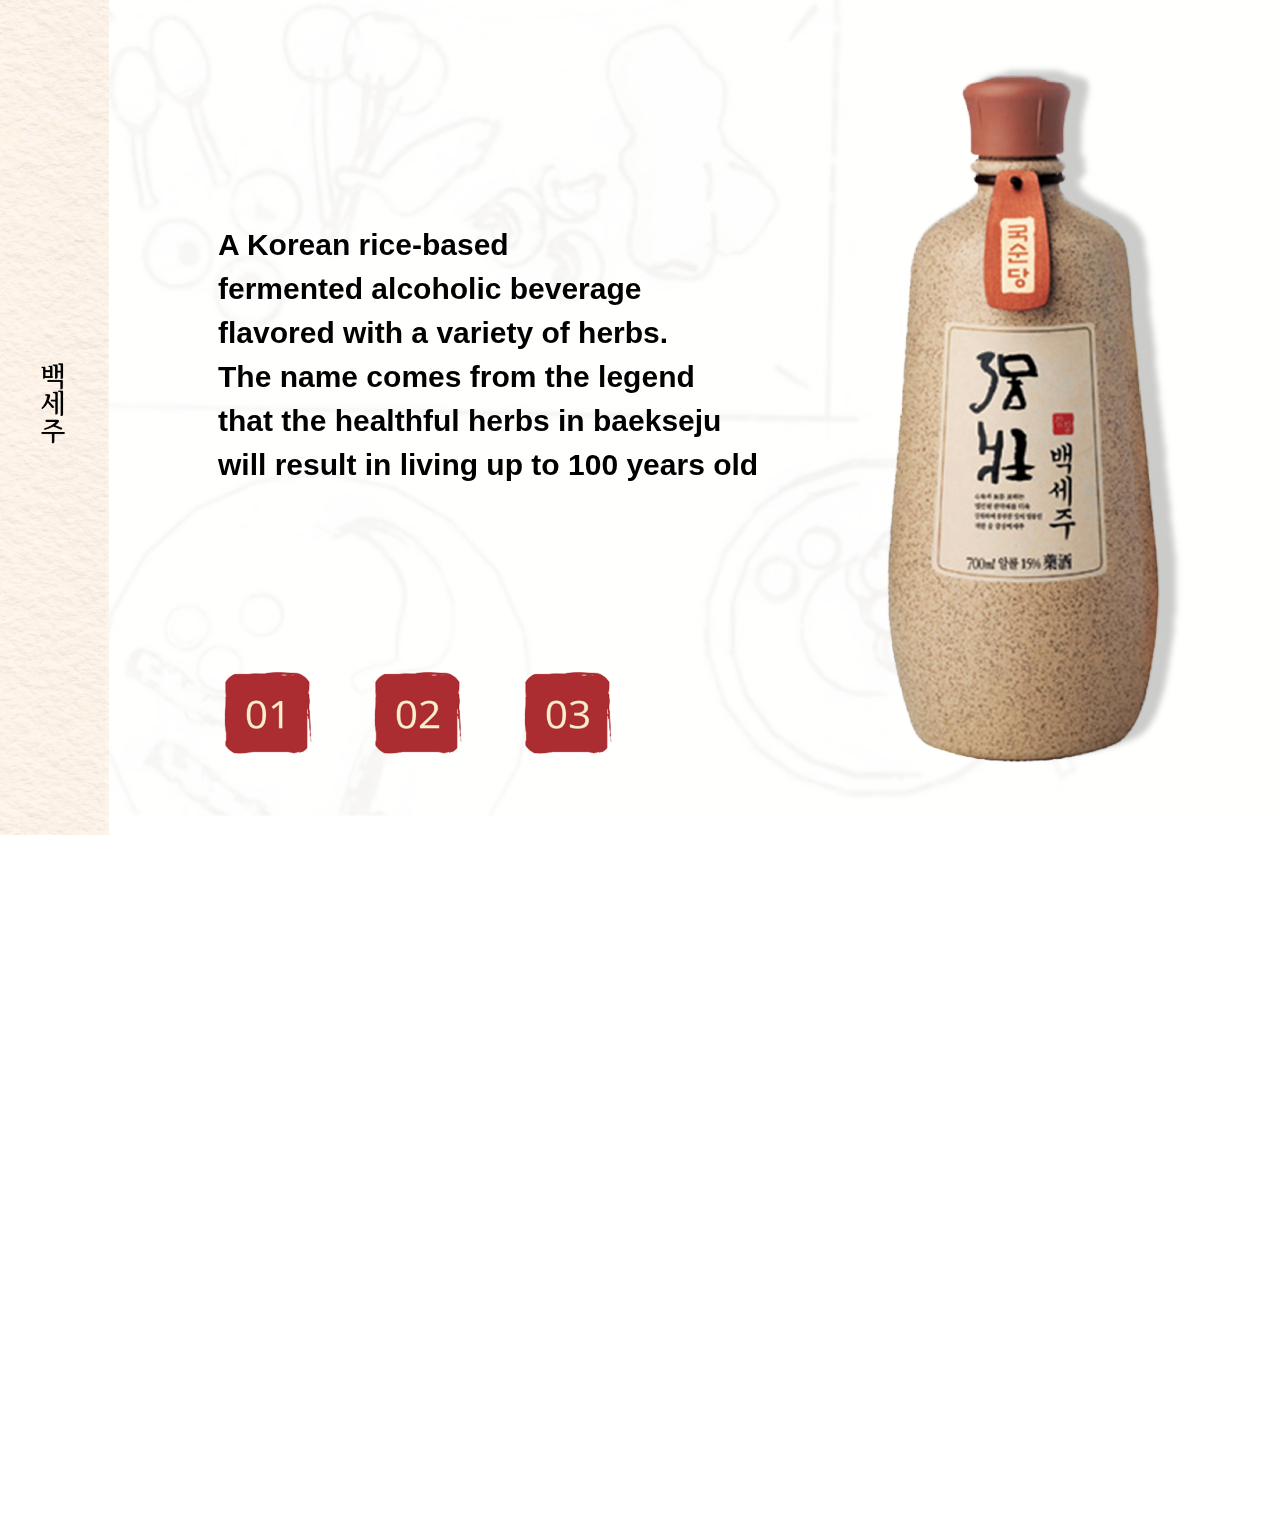
<file: index.html>
<!DOCTYPE html>
<html>
<head>
	<title>Object Poster</title>
		<link rel="stylesheet" href="assets/main.css">
		<link rel="icon" href="assets/imgs/favicon.png" type="image/x-icon"/>
</head>


<body>
	<div class="sidebar">
	<img src="assets/imgs/sidebar.png" alt="sidebar" style="width: 780px; height: 900px;"></div>
</div>


<div class="bottle">
<img src="assets/imgs/soju.png" alt="soju" width="650">
</div>

<div class="bar1">
	<a href="https://rachelyjpark.github.io/objectsposter/1index.html"><img src="assets/imgs/red1.png" alt="bar1" style="width: 90px; height: 110px;"></a>
</div>

<div class="bar2">
<a href="https://rachelyjpark.github.io/objectsposter/2index.html">
<img src="assets/imgs/red2.png" alt="bar2" style="width: 90px; height: 110px;"></a>
</div>

<div class="bar3">
<a href="https://rachelyjpark.github.io/objectsposter/index3.html"><img src="assets/imgs/red3.png" alt="bar3" style="width: 90px; height: 110px;"></a>
</div>

<h1>A Korean rice-based</h1>
<h2>fermented alcoholic beverage</h2>
<h3>flavored with a variety of herbs.</h3>
<h4> The name comes from the legend </h4>
<h5> that the healthful herbs in baekseju </h5>
<h6> will result in living up to 100 years old </h6>
</file>
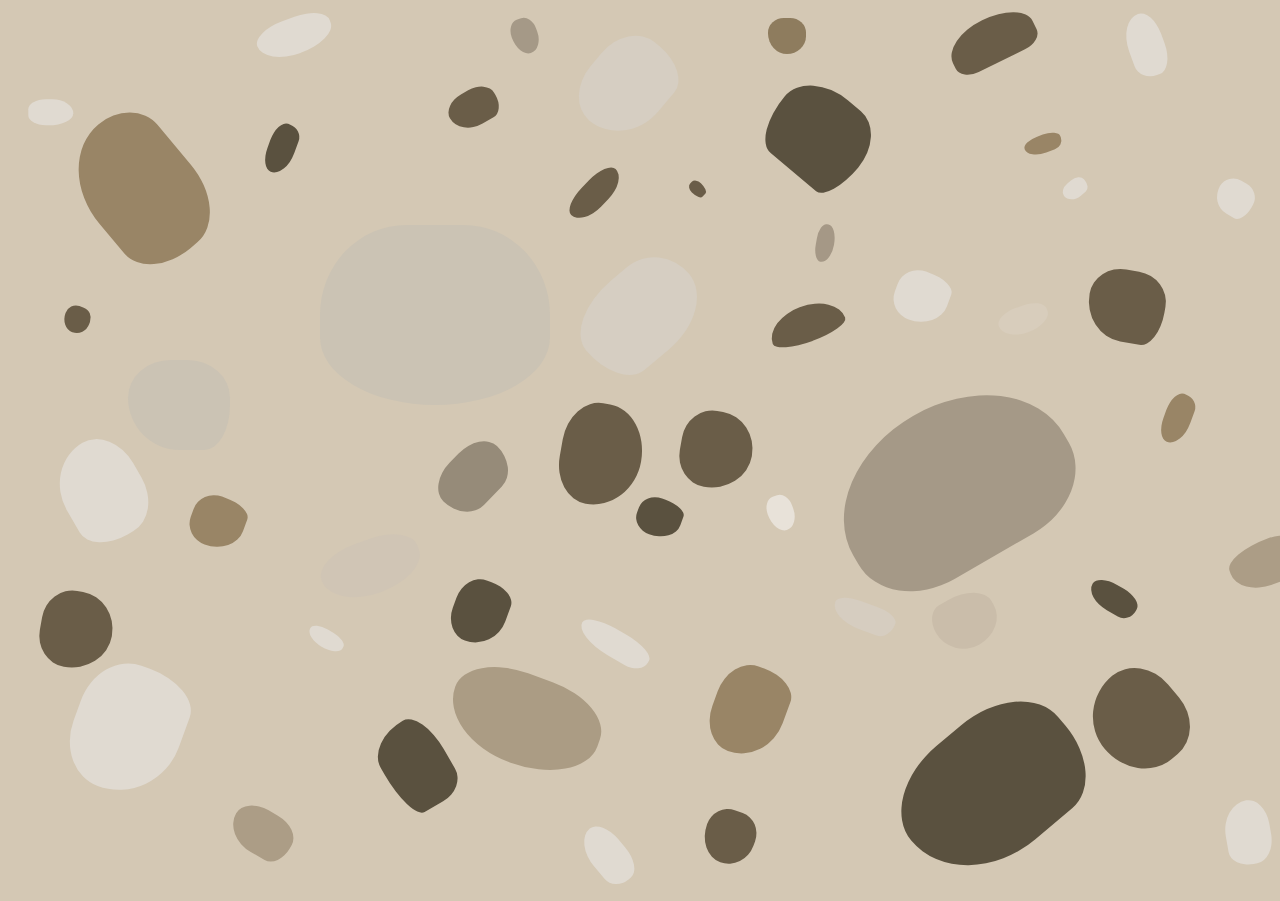
<file: 1index.html>
<!DOCTYPE html>
<html>
<head>
	<title>Object Poster</title>
		<link rel="stylesheet" href="1assets/1main.css">
		<link rel="icon" href="1assets/1imgs/favicon2.png" type="image/x-icon" />
</head>
<body>

</div>

<div class="box1">
</div>

 	<div class="box2">
 </div>
 	<div class="box3">
 </div>
 	<div class="box4">
 </div>
 	<div class="box5">
 </div>
 <div class="box6">
 </div>
 	<div class="box7">
 </div>
 	<div class="box8">
 </div>
 	<div class="box9">
 </div>
 	<div class="box10">
 	</div>
 	<div class="box11">
 	</div>
 	<div class="box12">
 </div>
 <div class="box13">
 </div>
 <div class="box14">
 </div>
 	<div class="box15">
 </div>
 	<div class="box16">
 </div>
 	<div class="box17">
 </div>
 	<div class="box18">
 </div>
 <div class="box19">
 </div>
 	<div class="box20">
 </div>
 	<div class="box21">
 </div>
 	<div class="box22">
 </div>
 	<div class="box23">
 	</div>
 	<div class="box24">
 	</div>
 	<div class="box25">
 </div>
 <div class="box26">
 </div>
 <div class="box27">
 </div>
  	<div class="box28">
 </div>
 	<div class="box29">
 </div>
 	<div class="box30">
 </div>
 	<div class="box31">
 	</div>
 	<div class="box32">
 	</div>
 	<div class="box33">
 </div>
 <div class="box34">
 </div>
 <div class="box35">
 </div>
 	  <div class="box36">
 </div>
 <div class="box37">
 </div>
  <div class="box38">
 </div>
  <div class="box39">
 </div>
  <div class="box40">
 </div>
  <div class="box41">
  </div>
  <div class="box42">
  </div>
  <div class="box43">
 </div>
 <div class="box44">
 </div>
 <div class="box45">
 </div>
    <div class="box46">
 </div>
  <div class="box47">
 </div>
  <div class="box48">
 </div>
  <div class="box49">
  </div>
  <div class="box50">
  </div>
  <div class="box51">
 </div>
 <div class="box52">
 </div>
 <div class="box53">
 </div>
 <div class="box54">
 </div>
</file>
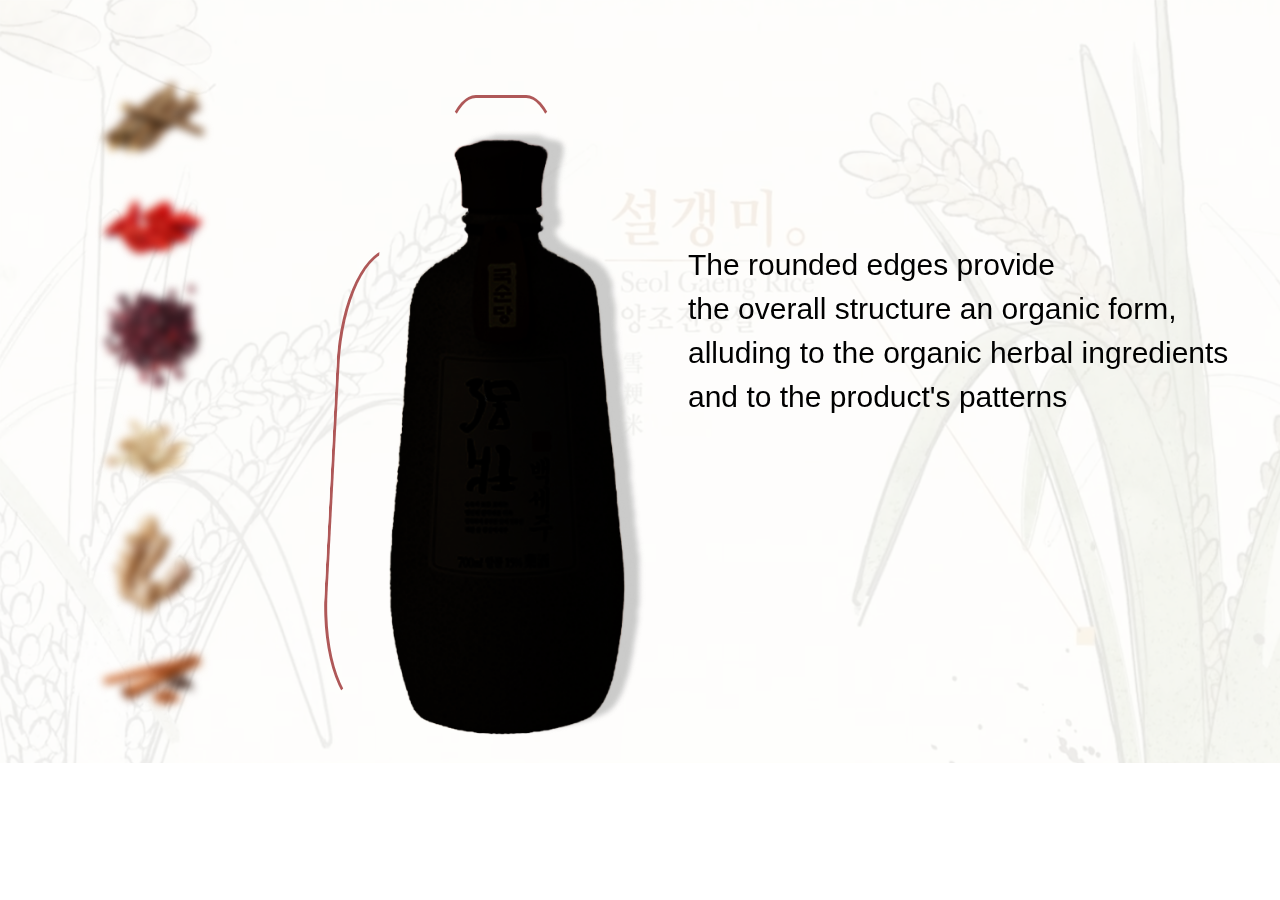
<file: index3.html>
<!DOCTYPE html>
<html>
<head>
	<title>Object Poster</title>
		<link rel="stylesheet" href="assets3/main3.css">
		<link rel="icon" href="assets3/imgs3/favicon.png" type="image/x-icon" />
</head>
<body>
</body>


<div class="licorice">
	<img src="assets3/imgs3/licorice.png" width="110">
</div>
<div class="wolfberry">
	<img src="assets3/imgs3/wolfberry.png" width="110">
</div>
<div class="omija">
	<img src="assets3/imgs3/omija.png" width="110">
</div>
<div class="roots">
	<img src="assets3/imgs3/root.png" width="110">
</div>
<div class="ginger">
	<img src="assets3/imgs3/ginger.png" width="110">
</div>
<div class="cinnamon">
	<img src="assets3/imgs3/cinnamon.png" width="110">
</div>

<div class="black">
	<img src="assets3/imgs3/silhouette.png"  width="500">
</div>
<div class="text">The rounded edges provide 
</div>

<div class="text2">the overall structure an organic form,
</div>

<div class="text3">alluding to the organic herbal ingredients
	</div>

	<div class="text4">and to the product's patterns
	</div>


<div class="line">
	</div>

<div class="line2">
</div>



	</div>
</file>
<file: assets/main.css>
body {
background-image: url(imgs/background.png);
background-size: cover;
position: fixed;

}

.sidebar {
	position: absolute;
	left: -345px;
	top: -55px;
}



.bar1 {
	position: absolute;
	left: 150px;
	top: 650px;
}

.bar2 {
	position: absolute;
	left: 300px;
	top: 650px;
}

.bottle {
	position: absolute;
	left: 700px;
	top: 0px;
}
.bar3 {
	position: absolute;
	left: 450px;
	top: 650px;
}

h1 {
	font-family: arial;
	font-size: 30px;
	margin: 50px;
  padding: 80px;
  position: relative;
  left: 80px;
  top: 90px;

}

h2 {
	font-family: arial;
	font-size: 30px;
	margin: 50px;
  padding: 80px;
  position: relative;
  left: 80px;
  top: -110px;
}
h3 {
	font-family: arial;
	font-size: 30px;
	margin: 50px;
  padding: 80px;
  position: relative;
  left: 80px;
  top: -310px;
}
h4 {
	font-family: arial;
	font-size: 30px;
	margin: 50px;
  padding: 80px;
  position: relative;
  left: 80px;
  top: -510px;
}
h5 {
	font-family: arial;
	font-size: 30px;
	margin: 50px;
  padding: 80px;
  position: relative;
  left: 80px;
  top: -710px;
}
h6 {
	font-family: arial;
	font-size: 30px;
	margin: 50px;
  padding: 80px;
  position: relative;
  left: 80px;
  top: -910px;
}

a {
	position: relative;
	top: 0px;
	left: 65px;
	font-family: arial;
	font-size: 50px;

}
</file>
<file: 1assets/1main.css>
body {
  background: #d4c8b4;
position: static;
}



.box1 {
    width: 18%;
  height: 20%;
  border-radius: 60% 60% 80% 80% / 80% 80% 60% 60%;
  background-color: #cbc3b4;
  position: absolute;
  top: 25%;
  left: 25%;
   animation-name: example;
  animation-duration: 3s;
  animation-iteration-count: infinite;
}

@keyframes example {
  0%   {background-color:#cbc3b4; }
  25%  {background-color:#d6cec2; }
  50%  {background-color:#cbc3b4; }
  75%  {background-color:#786c54; }
  100% {background-color:#5a513f;}
}

}


.box2 {
  width: 10%;
  height: 14%;
  border-radius: 40% 60% 50% 70% / 80% 30% 70% 40%;
  background-color: #cbc3b4;
  position: absolute;
  top: 45%;
  left: 70%;
  animation-name: example;
  animation-duration: 4s;
  animation-iteration-count: infinite;
}

@keyframes example {
  0%   {background-color:#cbc3b4; }
  25%  {background-color:#d6cec2; }
  50%  {background-color:#cbc3b4; }
  75%  {background-color:#786c54; }
  100% {background-color:#5a513f;}
}


.box3 {
  width: 5%;
  height: 10%;
    transform: rotate(-30deg);
  border-radius: 80% 40% 50% 30% / 40% 60% 30% 70%;
  background-color: #5a513f;
  position: absolute;
  left: 30%;
  top: 80%;
  animation-name: example2;
  animation-duration: 5s;
  animation-iteration-count: infinite;
}

@keyframes example2 {
  0%   {background-color:#5a513f;}
  25%  {background-color:#cbc3b4; }
  50%  {background-color:#786c54; }
  75%  {background-color:#d6cec2; }
  100% {background-color:#d6cec2; }

}

.box4 {
width: 10%;
height: 10%;
  transform: rotate(-40deg);
  border-radius: 60% 40% 60% 30% / 50% 60% 60% 70%;
  background-color: #d6cec2;
  position: absolute;
  left: 45%;
  top: 30%;
 animation-name: example3;
  animation-duration: 6s;
  animation-iteration-count: infinite;
}

@keyframes example3 {
  0%   {background-color:#d6cec2;}
  25%  {background-color:#868076; }
  50%  {background-color:#a5977d; }
  75%  {background-color:#736c61; }
  100% {background-color:#ece9e3; }
}

.box5 {
width: 8%;
height: 10%;
  transform: rotate(40deg);
  border-radius: 60% 40% 20% 30% / 50% 60% 60% 70%;
  background-color: #5a513f;
  position: absolute;
  left: 60%;
  top: 10%;
 animation-name: example4;
  animation-duration: 7s;
  animation-iteration-count: infinite;
}

@keyframes example4 {
  0%   {background-color:#5a513f;}
  25%  {background-color:#cec1ac; }
  50%  {background-color:#f3eada; }
  75%  {background-color:#a79f93; }
  100% {background-color:#ece9e3; }
}


.box6 {
width: 8%;
height: 10%;
  border-radius: 50% 50% 30% 60% / 50% 50% 60% 70%;
  background-color: #cbc3b4;
  position: absolute;
  left: 10%;
  top: 40%;
 animation-name: example5;
  animation-duration: 8s;
  animation-iteration-count: infinite;
}

@keyframes example5 {
  0%   {background-color:#cbc3b4;}
  25%  {background-color:#82796a; }
  50%  {background-color:#cec6b7; }
  75%  {background-color:#b7ac9c; }
  100% {background-color:#ece9e3; }
}
.box7 {
width: 15%;
height: 15%;
transform: rotate(-40deg);
  border-radius: 50% 50% 30% 60% / 50% 50% 60% 70%;
  background-color: #5a513f;
  position: absolute;
  left: 70%;
  top: 80%;
 animation-name: example6;
  animation-duration: 4s;
  animation-iteration-count: infinite;
}

@keyframes example6 {
  0%   {background-color:#5a513f;}
  25%  {background-color:#dad7d1; }
  50%  {background-color:#736e63; }
  75%  {background-color:#b7ac9c; }
  100% {background-color:#a5a199; }
}
.box8 {
width: 7%;
height: 8%;
transform: rotate(-70deg);
  border-radius: 50% 50% 30% 60% / 50% 50% 60% 70%;
  background-color: #998566;
  position: absolute;
  left: 55%;
  top: 75%;
 animation-name: example7;
  animation-duration: 5s;
  animation-iteration-count: infinite;
}

@keyframes example7 {
  0%   {background-color:#998566;}
  25%  {background-color:#615a4e; }
  50%  {background-color:#d4cfc3; }
  75%  {background-color:#a59784; }
  100% {background-color:#a5a199; }
}
.box9 {
width: 12%;
height: 12%;
transform: rotate(50deg);
  border-radius: 30% 50% 30% 60% / 50% 50% 60% 70%;
  background-color: #998566;
  position: absolute;
  left: 5%;
  top: 15%;
 animation-name: example8;
  animation-duration: 6s;
  animation-iteration-count: infinite;
}

@keyframes example8 {
  0%   {background-color:#998566;}
  25%  {background-color:#615a4e; }
  50%  {background-color:#d4cfc3; }
  75%  {background-color:#a59784; }
  100% {background-color:#a5a199; }
}

.box10 {
width: 10%;
height: 12%;
transform: rotate(-70deg);
  border-radius: 50% 50% 30% 60% / 50% 50% 60% 70%;
  background-color: #e0dad1;
  position: absolute;
  left: 5%;
  top: 75%;
 animation-name: example9;
  animation-duration: 7s;
  animation-iteration-count: infinite;
}

@keyframes example9 {
  0%   {background-color:#e0dad1;}
  25%  {background-color:#777063; }
  50%  {background-color:#d4cfc3; }
  75%  {background-color:#a59784; }
  100% {background-color:#d2cbbd; }
}
.box11 {
width: 3%;
height: 5%;
transform: rotate(-70deg);
  border-radius: 50% 50% 30% 60% / 50% 50% 60% 70%;
  background-color: #5a513f;
  position: absolute;
  left: 50%;
  top: 55%;
    animation-name: example10;
  animation-duration: 8s;
  animation-iteration-count: infinite;
}

@keyframes example10 {
  0%   {background-color:#5a513f;}
  25%  {background-color:#cbc3b4; }
  50%  {background-color:#786c54; }
  75%  {background-color:#d6cec2; }
  100% {background-color:#d6cec2; }


}


.box12 {
  width: 4%;
height: 6%;
transform: rotate(-70deg);
  border-radius: 50% 50% 30% 60% / 50% 50% 60% 70%;
  background-color: #998566;
  position: absolute;
  left: 15%;
  top: 55%;
    animation-name: example11;
  animation-duration: 4s;
  animation-iteration-count: infinite;
}

@keyframes example11 {
  0%   {background-color:#998566;}
  25%  {background-color:#675f51; }
  50%  {background-color:#a79778; }
  75%  {background-color:#a59b8e; }
  100% {background-color:#d6cec2; }

}


.box13 {
  width: 5%;
height: 6%;
transform: rotate(-70deg);
  border-radius: 50% 50% 30% 60% / 50% 50% 60% 70%;
  background-color: #5a513f;
  position: absolute;
  left: 35%;
  top: 65%;
      animation-name: example12;
  animation-duration: 5s;
  animation-iteration-count: infinite;
}

@keyframes example12 {
  0%   {background-color:#5a513f;}
  25%  {background-color:#c3bfb8; }
  50%  {background-color:#a79778; }
  75%  {background-color:#867a6b; }
  100% {background-color:#464036; }
}

.box14 {
width: 4%;
height: 6%;
transform: rotate(-70deg);
  border-radius: 50% 50% 30% 60% / 50% 50% 60% 70%;
  background-color: #e0dad1;
  position: absolute;
  left: 70%;
  top: 30%;
  animation-name: example13;
  animation-duration: 6s;
  animation-iteration-count: infinite;
}

@keyframes example13 {
  0%   {background-color:#e0dad1;}
  25%  {background-color:#847a6a; }
  50%  {background-color:#c3bdb0; }
  75%  {background-color:#867a6b; }
  100% {background-color:#c1b6a4; }
}

.box15 {
width: 3%;
height: 2%;
transform: rotate(-20deg);
  border-radius: 50% 50% 30% 60% / 50% 50% 60% 70%;
  background-color: #998566;
  position: absolute;
  left: 80%;
  top: 15%;
    animation-name: example14;
  animation-duration: 7s;
  animation-iteration-count: infinite;
}

@keyframes example14 {
  0%   {background-color:#998566;}
  25%  {background-color:#5a513f; }
  50%  {background-color:#c3bdb0; }
  75%  {background-color:#cec1ac; }
  100% {background-color:#f3eada; }
}

.box16 {
width: 4%;
height: 3%;
transform: rotate(-70deg);
  border-radius: 50% 50% 30% 60% / 50% 50% 60% 70%;
  background-color: #5a513f;
  position: absolute;
  left: 20%;
  top: 15%;
      animation-name: example15;
  animation-duration: 8s;
  animation-iteration-count: infinite;
}

@keyframes example15 {
  0%   {background-color:#5a513f;}
  25%  {background-color:#82796a; }
  50%  {background-color:#ece9e3; }
  75%  {background-color:#cec1ac; }
  100% {background-color:#82796a; }
}

.box17 {
width: 4%;
height: 3%;
transform: rotate(-70deg);
  border-radius: 50% 50% 30% 60% / 50% 50% 60% 70%;
  background-color: #998566;
  position: absolute;
  left: 90%;
  top: 45%;
      animation-name: example16;
  animation-duration: 4s;
  animation-iteration-count: infinite;
}

@keyframes example16 {
  0%   {background-color:#998566;}
  25%  {background-color:#cac4b8; }
  50%  {background-color:#d4d1c9; }
  75%  {background-color:#b3a58f; }
  100% {background-color:#655e53; }
}

.box18 {
width: 4%;
height: 3%;
transform: rotate(30deg);
  border-radius: 50% 50% 30% 60% / 50% 50% 60% 70%;
  background-color: #5a513f;
  position: absolute;
  left: 85%;
  top: 65%;
      animation-name: example17;
  animation-duration: 5s;
  animation-iteration-count: infinite;
}

@keyframes example17 {
  0%   {background-color:#5a513f;}
  25%  {background-color:#baaf9b; }
  50%  {background-color:#c3bdb0; }
  75%  {background-color:#6a5d48; }
  100% {background-color:#eae6dc; }
}

.box19 {
  width: 5%;
height: 4%;
transform: rotate(50deg);
  border-radius: 50% 50% 30% 60% / 50% 50% 60% 70%;
  background-color: #e0dad1;
  position: absolute;
  left: 45%;
  top: 93%;
      animation-name: example18;
  animation-duration: 6s;
  animation-iteration-count: infinite;
}

@keyframes example18 {
  0%   {background-color:#ece9e3;}
  25%  {background-color:#736c61; }
  50%  {background-color:#c3bdb0; }
  75%  {background-color:#998566; }
  100% {background-color:#d6cec2; }
}

.box20 {
width: 8%;
height: 9%;
transform: rotate(-50deg);
  border-radius: 50% 50% 30% 60% / 50% 50% 60% 70%;
  background-color: #d6cec2;
  position: absolute;
  left: 45%;
  top: 5%;
      animation-name: example19;
  animation-duration: 7s;
  animation-iteration-count: infinite;
}

@keyframes example19 {
  0%   {background-color:#d6cec2;}
  25%  {background-color:#ece9e3; }
  50%  {background-color:#786c54; }
  75%  {background-color:#baaf9b; }
  100% {background-color:#dad7d1; }
}

.box21 {
width: 6%;
height: 3%;
transform: rotate(30deg);
  border-radius: 50% 50% 30% 60% / 50% 50% 60% 70%;
  background-color: #e0dad1;
  position: absolute;
  left: 45%;
  top: 70%;
      animation-name: example20;
  animation-duration: 8s;
  animation-iteration-count: infinite;
}

@keyframes example20 {
  0%   {background-color:#e0dad1;}
  25%  {background-color:#baaf9b; }
  50%  {background-color:#ac9d86; }
  75%  {background-color:#82796a; }
  100% {background-color:#786c54; }
}

.box22 {
  width: 3%;
height: 4%;
transform: rotate(30deg);
  border-radius: 50% 50% 30% 60% / 50% 50% 60% 70%;
  background-color: #e0dad1;
  position: absolute;
  left: 95%;
  top: 20%;
      animation-name: example21;
  animation-duration: 4s;
  animation-iteration-count: infinite;
}

@keyframes example21 {
  0%   {background-color:#e0dad1;}
  25%  {background-color:#998566; }
  50%  {background-color:#cec6b7; }
  75%  {background-color:#ece9e3; }
  100% {background-color:#a59784; }
}

.box23{
  width: 4%;
height: 4%;
transform: rotate(-30deg);
  border-radius: 50% 50% 30% 60% / 50% 50% 60% 70%;
  background-color: #6a5d48;
  position: absolute;
  left: 35%;
  top: 10%;
      animation-name: example22;
  animation-duration: 5s;
  animation-iteration-count: infinite;
}

@keyframes example22 {
  0%   {background-color:#786c54;}
  25%  {background-color:#ac9d86; }
  50%  {background-color:#6a5d48; }
  75%  {background-color:#cec1ac; }
  100% {background-color:#f3eada; }
}

.box24 {
  width: 6%;
height: 8%;
transform: rotate(10deg);
  border-radius: 50% 50% 30% 60% / 50% 50% 60% 70%;
  background-color: #6a5d48;
  position: absolute;
  left: 85%;
  top: 30%;
      animation-name: example23;
  animation-duration: 6s;
  animation-iteration-count: infinite;
}

@keyframes example23 {
  0%   {background-color:#615a4e;}
  25%  {background-color:#998566; }
  50%  {background-color:#ece9e3; }
  75%  {background-color:#a59784; }
  100% {background-color:#d4cfc3; }
}

.box25{
width: 5%;
height: 4%;
transform: rotate(70deg);
  border-radius: 50% 50% 30% 60% / 50% 50% 60% 70%;
  background-color: #e0dad1;
  position: absolute;
  left: 87%;
  top: 3%;
      animation-name: example24;
  animation-duration: 7s;
  animation-iteration-count: infinite;
}

@keyframes example24 {
  0%   {background-color:#e2dbd0;}
  25%  {background-color:#7d7563; }
  50%  {background-color:#a09680; }
  75%  {background-color:#cec1ac; }
  100% {background-color:#cec5b6; }
}

.box26{
width: 2%;
height: 2%;
transform: rotate(-40deg);
  border-radius: 50% 50% 30% 60% / 50% 50% 60% 70%;
  background-color: #e0dad1;
  position: absolute;
  left: 83%;
  top: 20%;
      animation-name: example25;
  animation-duration: 8s;
  animation-iteration-count: infinite;
}

@keyframes example25 {
  0%   {background-color:#e0dad1;}
  25%  {background-color:#5a513f; }
  50%  {background-color:#e6decc; }
  75%  {background-color:#a29784; }
  100% {background-color:#6a5d48; }
}

.box27 {
  width: 5%;
height: 5%;
transform: rotate(80deg);
  border-radius: 50% 50% 30% 60% / 50% 50% 60% 70%;
  background-color: #e0dad1;
  position: absolute;
  left: 95%;
  top: 90%;
      animation-name: example26;
  animation-duration: 4s;
  animation-iteration-count: infinite;
}

@keyframes example26 {
  0%   {background-color:#e0dad1;}
  25%  {background-color:#a59784; }
  50%  {background-color:#6f695d; }
  75%  {background-color:#f7f2eb; }
  100% {background-color:#888072; }
}

.box28 {
width: 2%;
height: 5%;
transform: rotate(-90deg);
  border-radius: 50% 50% 70% 60% / 50% 50% 60% 70%;
  background-color: #e0dad1;
  position: absolute;
  left: 3%;
  top: 10%;
      animation-name: example27;
  animation-duration: 5s;
  animation-iteration-count: infinite;
}

@keyframes example27 {
  0%   {background-color:#e0dad1;}
  25%  {background-color:#b7ac9c; }
  50%  {background-color:#82796a; }
  75%  {background-color:#cec1ac; }
  100% {background-color:#786c54; }
}

.box29 {
width: 8%;
height: 9%;
transform: rotate(60deg);
  border-radius: 50% 50% 30% 60% / 50% 50% 60% 70%;
  background-color: #e0dad1;
  position: absolute;
  left: 4%;
  top: 50%;
      animation-name: example28;
  animation-duration: 6s;
  animation-iteration-count: infinite;
}

@keyframes example28 {
  0%   {background-color:#a9987e;}
  25%  {background-color:#7d776b; }
  50%  {background-color:#baaf9b; }
  75%  {background-color:#6d6354; }
  100% {background-color:#f3eada; }
}

.box30{
width: 5%;
height: 5%;
transform: rotate(30deg);
  border-radius: 50% 50% 30% 60% / 50% 50% 60% 70%;
  background-color: #ac9d86;
  position: absolute;
  left: 18%;
  top: 90%; 
      animation-name: example29;
  animation-duration: 7s;
  animation-iteration-count: infinite;
}

@keyframes example29 {
  0%   {background-color:#bbb5ab;}
  25%  {background-color:#5a513f; }
  50%  {background-color:#908878; }
  75%  {background-color:#82796a; }
  100% {background-color:#ece9e3; }
}

.box31{
  width: 6%;
height: 5%;
transform: rotate(-20deg);
  border-radius: 80% 50% 50% 60% / 50% 50% 50% 70%;
  background-color: #ac9d86;
  position: absolute;
  left: 96%;
  top: 60%;
      animation-name: example30;
  animation-duration: 8s;
  animation-iteration-count: infinite;
}

@keyframes example30 {
  0%   {background-color:#998566;}
  25%  {background-color:#5a513f; }
  50%  {background-color:#c3bdb0; }
  75%  {background-color:#cec1ac; }
  100% {background-color:#f3eada; }
}

.box32 {
  width: 3%;
height: 2%;
transform: rotate(30deg);
  border-radius: 50% 50% 60% 60% / 50% 50% 60% 70%;
  background-color: #e0dad1;
  position: absolute;
  left: 24%;
  top: 70%;
      animation-name: example31;
  animation-duration: 4s;
  animation-iteration-count: infinite;
}

@keyframes example31 {
  0%   {background-color:#e0dad1;}
  25%  {background-color:#a59784; }
  50%  {background-color:#736c61; }
  75%  {background-color:#a5977d; }
  100% {background-color:#a5a199; }
}

.box33 {
  width: 8%;
height: 9%;
transform: rotate(-80deg);
  border-radius: 50% 50% 60% 60% / 50% 50% 60% 70%;
  background-color: #6a5d48;
  position: absolute;
  left: 43%;
  top: 46%;
      animation-name: example32;
  animation-duration: 5s;
  animation-iteration-count: infinite;
}

@keyframes example32 {
  0%   {background-color:#5a513f;}
  25%  {background-color:#cbc3b4; }
  50%  {background-color:#998566; }
  75%  {background-color:#6a5d48; }
  100% {background-color:#ece9e3; }
}


.box34 {
  width: 2%;
height: 3%;
transform: rotate(20deg);
  border-radius: 50% 50% 60% 60% / 50% 50% 60% 70%;
  background-color: #6a5d48;
  position: absolute;
  left: 5%;
  top: 34%;
      animation-name: example33;
  animation-duration: 6s;
  animation-iteration-count: infinite;
}

@keyframes example33 {
  0%   {background-color:#d0c6b7;}
  25%  {background-color:#b7ac9c; }
  50%  {background-color:#615a4e; }
  75%  {background-color:#ece9e3; }
  100% {background-color:#998566; }
}


.box35 {
  width: 1%;
height: 2%;
transform: rotate(-46deg);
  border-radius: 50% 50% 40% 40% / 50% 50% 70% 70%;
  background-color: #6a5d48;
  position: absolute;
  left: 54%;
  top: 20%;
      animation-name: example34;
  animation-duration: 7s;
  animation-iteration-count: infinite;
}

@keyframes example34 {
  0%   {background-color:#615a4e;}
  25%  {background-color:#ece9e3; }
  50%  {background-color:#ac9d86; }
  75%  {background-color:#cec6b7; }
  100% {background-color:#dad7d1; }
}


.box36 {
  width: 6%;
height: 8%;
transform: rotate(-80deg);
  border-radius: 50% 50% 60% 60% / 50% 50% 60% 70%;
  background-color: #6a5d48;
  position: absolute;
  left: 53%;
  top: 46%;
       animation-name: example35;
  animation-duration: 8s;
  animation-iteration-count: infinite;
}

@keyframes example35 {
  0%   {background-color:#b9b5ac;}
  25%  {background-color:#eae6dd; }
  50%  {background-color:#696258; }
  75%  {background-color:#ccbfac; }
  100% {background-color:#aba291; }

}


.box37 {
  width: 4%;
height: 6%;
transform: rotate(20deg);
  border-radius: 50% 50% 60% 60% / 50% 50% 60% 70%;
  background-color: #6a5d48;
  position: absolute;
  left: 55%;
  top: 90%;
       animation-name: example36;
  animation-duration: 4s;
  animation-iteration-count: infinite;
}

@keyframes example36 {
  0%   {background-color:#615a4e;}
  25%  {background-color:#ece9e3; }
  50%  {background-color:#a79778; }
  75%  {background-color:#6a5d48; }
  100% {background-color:#ece9e3; }
}


.box38 {
  width: 6%;
height: 4%;
transform: rotate(-20deg);
  border-radius: 50% 50% 60% 60% / 50% 50% 60% 70%;
  background-color: #e0dad1;
  position: absolute;
  left: 20%;
  top: 2%;
       animation-name: example37;
  animation-duration: 5s;
  animation-iteration-count: infinite;
}

@keyframes example37 {
  0%   {background-color:#ece9e3;}
  25%  {background-color:#cbc3b4; }
  50%  {background-color:#998566; }
  75%  {background-color:#6a5d48; }
  100% {background-color:#a5977d; }
}

.box39 {
  width: 6%;
height: 4%;
transform: rotate(-20deg);
  border-radius: 50% 50% 50% 50% / 70% 70% 30% 30%;
  background-color: #6a5d48;
  position: absolute;
  left: 60%;
  top: 34%;
       animation-name: example38;
  animation-duration: 6s;
  animation-iteration-count: infinite;
}

@keyframes example38 {
  0%   {background-color:#f3eada;}
  25%  {background-color:#baaf9b; }
  50%  {background-color:#6a5d48; }
  75%  {background-color:#cec1ac; }
  100% {background-color:#a5977d; }
}

.box40 {
  width: 5%;
height: 3%;
transform: rotate(-46deg);
  border-radius: 50% 50% 50% 50% / 50% 50% 70% 70%;
  background-color: #6a5d48;
  position: absolute;
  left: 44%;
  top: 20%;
       animation-name: example39;
  animation-duration: 7s;
  animation-iteration-count: infinite;
}

@keyframes example39 {
  0%   {background-color:#6a5d48;}
  25%  {background-color:#f3eada; }
  50%  {background-color:#998566; }
  75%  {background-color:#ece9e3; }
  100% {background-color:#a79778; }
}

.box41 {
    width: 7%;
height: 5%;
transform: rotate(-26deg);
  border-radius: 70% 70% 30% 30% / 80% 70% 40% 40%;
  background-color: #6a5d48;
  position: absolute;
  left: 74%;
  top: 2%;
       animation-name: example40;
  animation-duration: 8s;
  animation-iteration-count: infinite;
}

@keyframes example40 {
  0%   {background-color:#5a513f;}
  25%  {background-color:#cbc3b4; }
  50%  {background-color:#f3eada; }
  75%  {background-color:#6a5d48; }
  100% {background-color:#998566; }
}


.box42 {
  width: 3%;
height: 2%;
transform: rotate(-80deg);
  border-radius: 50% 50% 60% 60% / 50% 50% 60% 70%;
  background-color: #a59886;
  position: absolute;
  left: 63%;
  top: 26%;
       animation-name: example41;
  animation-duration: 4s;
  animation-iteration-count: infinite;
}

@keyframes example41 {
  0%   {background-color:#a79778;}
  25%  {background-color:#615a4e; }
  50%  {background-color:#ece9e3; }
  75%  {background-color:#ac9d86; }
  100% {background-color:#cec6b7; }
}


.box43 {
  width: 5%;
height: 3%;
transform: rotate(20deg);
  border-radius: 50% 50% 30% 70% / 50% 50% 90% 90%;
  background-color: #d6cdc0;
  position: absolute;
  left: 65%;
  top: 67%;
       animation-name: example42;
  animation-duration: 5s;
  animation-iteration-count: infinite;
}

@keyframes example42 {
  0%   {background-color:#f3eada;}
  25%  {background-color:#998566; }
  50%  {background-color:#ece9e3; }
  75%  {background-color:#6a5d48; }
  100% {background-color:#baaf9b; }
}

.box44 {
  width: 2%;
height: 4%;
transform: rotate(-20deg);
  border-radius: 50% 50% 60% 60% / 50% 50% 60% 70%;
  background-color: #e8e2d9;
  position: absolute;
  left: 60%;
  top: 55%;
       animation-name: example43;
  animation-duration: 6s;
  animation-iteration-count: infinite;
}

@keyframes example43 {
  0%   {background-color:#ece9e3;}
  25%  {background-color:#baaf9b; }
  50%  {background-color:#e0dad1; }
  75%  {background-color:#a5a199; }
  100% {background-color:#5a513f; }
}

.box45 {
  width: 6%;
height: 8%;
transform: rotate(-80deg);
  border-radius: 50% 50% 60% 60% / 50% 50% 60% 70%;
  background-color: #6a5d48;
  position: absolute;
  left: 3%;
  top: 66%;
       animation-name: example44;
  animation-duration: 7s;
  animation-iteration-count: infinite;
}

@keyframes example44 {
  0%   {background-color:#82796a;}
  25%  {background-color:#cbc3b4; }
  50%  {background-color:#cec1ac; }
  75%  {background-color:#b7ac9c; }
  100% {background-color:#ece9e3; }
}

.box46 {
  width: 12%;
height: 10%;
transform: rotate(20deg);
  border-radius: 50% 50% 60% 60% / 50% 50% 60% 70%;
  background-color: #ab9c84;
  position: absolute;
  left: 35%;
  top: 75%;
  animation-name: example45;
  animation-duration: 8s;
  animation-iteration-count: infinite;
}

@keyframes example45 {
  0%   {background-color:#baaf9b;}
  25%  {background-color:#786c54; }
  50%  {background-color:#ece9e3; }
  75%  {background-color:#a5977d; }
  100% {background-color:#d4cfc3; }
}


.box47 {
  width: 8%;
height: 6%;
transform: rotate(-20deg);
  border-radius: 50% 50% 60% 60% / 50% 50% 60% 70%;
  background-color: #d0c5b5;
  position: absolute;
  left: 25%;
  top: 60%;
       animation-name: example46;
  animation-duration: 4s;
  animation-iteration-count: infinite;
}

@keyframes example46 {
  0%   {background-color:#f3eada;}
  25%  {background-color:#998566; }
  50%  {background-color:#dad7d1; }
  75%  {background-color:#ac9d86; }
  100% {background-color:#786c54; }
}

.box48 {
  width: 4%;
height: 3%;
transform: rotate(-20deg);
  border-radius: 50% 50% 60% 60% / 50% 50% 60% 70%;
  background-color: #d8cdbc;
  position: absolute;
  left: 78%;
  top: 34%;
       animation-name: example47;
  animation-duration: 5s;
  animation-iteration-count: infinite;
}

@keyframes example47 {
  0%   {background-color:#e0dad1;}
  25%  {background-color:#a5977d; }
  50%  {background-color:#c3bdb0; }
  75%  {background-color:#786c54; }
  100% {background-color:#ac9d86; }
}


.box49 {
  width: 6%;
height: 6%;
transform: rotate(-46deg);
  border-radius: 50% 50% 40% 40% / 50% 50% 70% 70%;
  background-color: #968b79;
  position: absolute;
  left: 34%;
  top: 50%;
       animation-name: example48;
  animation-duration: 6s;
  animation-iteration-count: infinite;
}

@keyframes example48 {
  0%   {background-color:#736c61;}
  25%  {background-color:#e0dad1; }
  50%  {background-color:#b7ac9c; }
  75%  {background-color:#736c61; }
  100% {background-color:#cec6b7; }
}


.box50 {
  width: 5%;
height: 6%;
transform: rotate(-30deg);
  border-radius: 30% 70% 60% 60% / 50% 50% 60% 70%;
  background-color: #cabdaa;
  position: absolute;
  left: 73%;
  top: 66%;
       animation-name: example49;
  animation-duration: 7s;
  animation-iteration-count: infinite;
}

@keyframes example49 {
  0%   {background-color:#c1b6a0;}
  25%  {background-color:#ada18a; }
  50%  {background-color:#989288; }
  75%  {background-color:#80776a; }
  100% {background-color:#d0c7b6; }
}


.box51 {
  width: 8%;
height: 10%;
transform: rotate(50deg);
  border-radius: 50% 50% 60% 60% / 50% 50% 60% 70%;
  background-color: #6a5d48;
  position: absolute;
  left: 85%;
  top: 75%;
       animation-name: example50;
  animation-duration: 8s;
  animation-iteration-count: infinite;
}

@keyframes example50 {
  0%   {background-color:#aba089;}
  25%  {background-color:#a09175; }
  50%  {background-color:#968e82; }
  75%  {background-color:#615a4e; }
  100% {background-color:#e6e2d8; }
}



.box52 {
  width: 2%;
height: 4%;
transform: rotate(-20deg);
  border-radius: 50% 50% 60% 60% / 50% 50% 60% 70%;
  background-color: #a59987;
  position: absolute;
  left: 40%;
  top: 2%;
       animation-name: example51;
  animation-duration: 4s;
  animation-iteration-count: infinite;
}

@keyframes example51 {
  0%   {background-color:#a79c87;}
  25%  {background-color:#7d7463; }
  50%  {background-color:#dad2c6; }
  75%  {background-color:#90897d; }
  100% {background-color:#a09a8e; }
}

.box53 {
  width: 3%;
height: 4%;
transform: rotate(0deg);
  border-radius: 50% 50% 60% 60% / 50% 50% 60% 70%;
  background-color: #8e7c5e;
  position: absolute;
  left: 60%;
  top: 2%;
       animation-name: example52;
  animation-duration: 5s;
  animation-iteration-count: infinite;
}

@keyframes example52 {
  0%   {background-color:#afa590;}
  25%  {background-color:#928874; }
  50%  {background-color:#c5beb2; }
  75%  {background-color:#716b60; }
  100% {background-color:#d6d0c4; }
}

.box54{ 
    width: 19%;
  height: 18%;
  border-radius: 80% 80% 50% 50% / 90% 90% 60% 60%;
  background-color: #a59987;
  transform: rotate(-30deg);
  position: absolute;
  top: 45%;
  left: 65%;
   animation-name: example;
  animation-duration: 5s;
  animation-iteration-count: infinite;
}

@keyframes example {
  0%   {background-color:#afa590;}
  25%  {background-color:#928874; }
  50%  {background-color:#c5beb2; }
  75%  {background-color:#716b60; }
  100% {background-color:#d6d0c4; }
} 

.icon {
  position: absolute;
  top: 13px;
  left: 13px;
  z-index: 2;
}
</file>
<file: assets3/main3.css>
body {
background-image: url(imgs3/background.png);
background-size: cover;
position: fixed;
}



.black {
  position: absolute;
  left: 260px;
  top: 100px;
  z-index: 3;

}
.line {
  width: 460px; 
  height: 45px;  
  border: solid 3px #af5858;
  border-color: #af5858 transparent transparent transparent;
  border-radius: 50%/100px 100px 0 0;
  transform: rotate(273deg);
  position: relative;
  top: 310px;
  left: 115px;

}

.line2 {
  z-index: 3;
  width: 120px; 
  height:150px;  
  border: solid 3px #af5858;
  border-color: #af5858 transparent transparent transparent;
  border-radius: 30%/100px 100px 0 0;
  transform: rotate(270deg);
  transform: scaleY(1);
  position: relative;
  top: -100px;
  left: 430px;

}

.text {
  font-family: arial;
  font-size: 30px;
  position: relative;
  left: 680px;
  top: 240px;
}
.text2 {
  font-family: arial;
  font-size: 30px;
  position: relative;
  left: 680px;
  top: 250px;
}
.text3 {
  font-family: arial;
  font-size: 30px;
  position: relative;
  left: 680px;
  top: 260px;
}
.text4 {
  font-family: arial;
  font-size: 30px;
  position: relative;
  left: 680px;
  top: 270px;
}


.licorice {
  position: absolute;
  top:50px;
  left: 90px;
  filter: blur(4px);
}

.licorice:hover {
  filter: none;
  cursor: pointer;

}

.wolfberry {
  position: absolute;
  top: 150px;
  left: 90px;
  filter: blur(4px);
}

.wolfberry:hover {
  filter: none;
  cursor: pointer;

}
.omija {
  position: absolute;
  top: 255px;
  left: 90px;
  filter: blur(4px);
}

.omija:hover {
  filter: none;
  cursor: pointer;

}
.roots {
  position: absolute;
  top: 380px;
  left: 86px;
  filter: blur(4px);
}

.roots:hover {
  filter: none;
  cursor: pointer;

}
.ginger {
  position: absolute;
  top: 490px;
  left: 90px;
  filter: blur(4px);
}

.ginger:hover {
  filter: none;
  cursor: pointer;

}
.cinnamon {
  position: absolute;
  top: 600px;
  left: 90px;
  filter: blur(4px);
}

.cinnamon:hover {
  filter: none;
  cursor: pointer;

}
</file>
